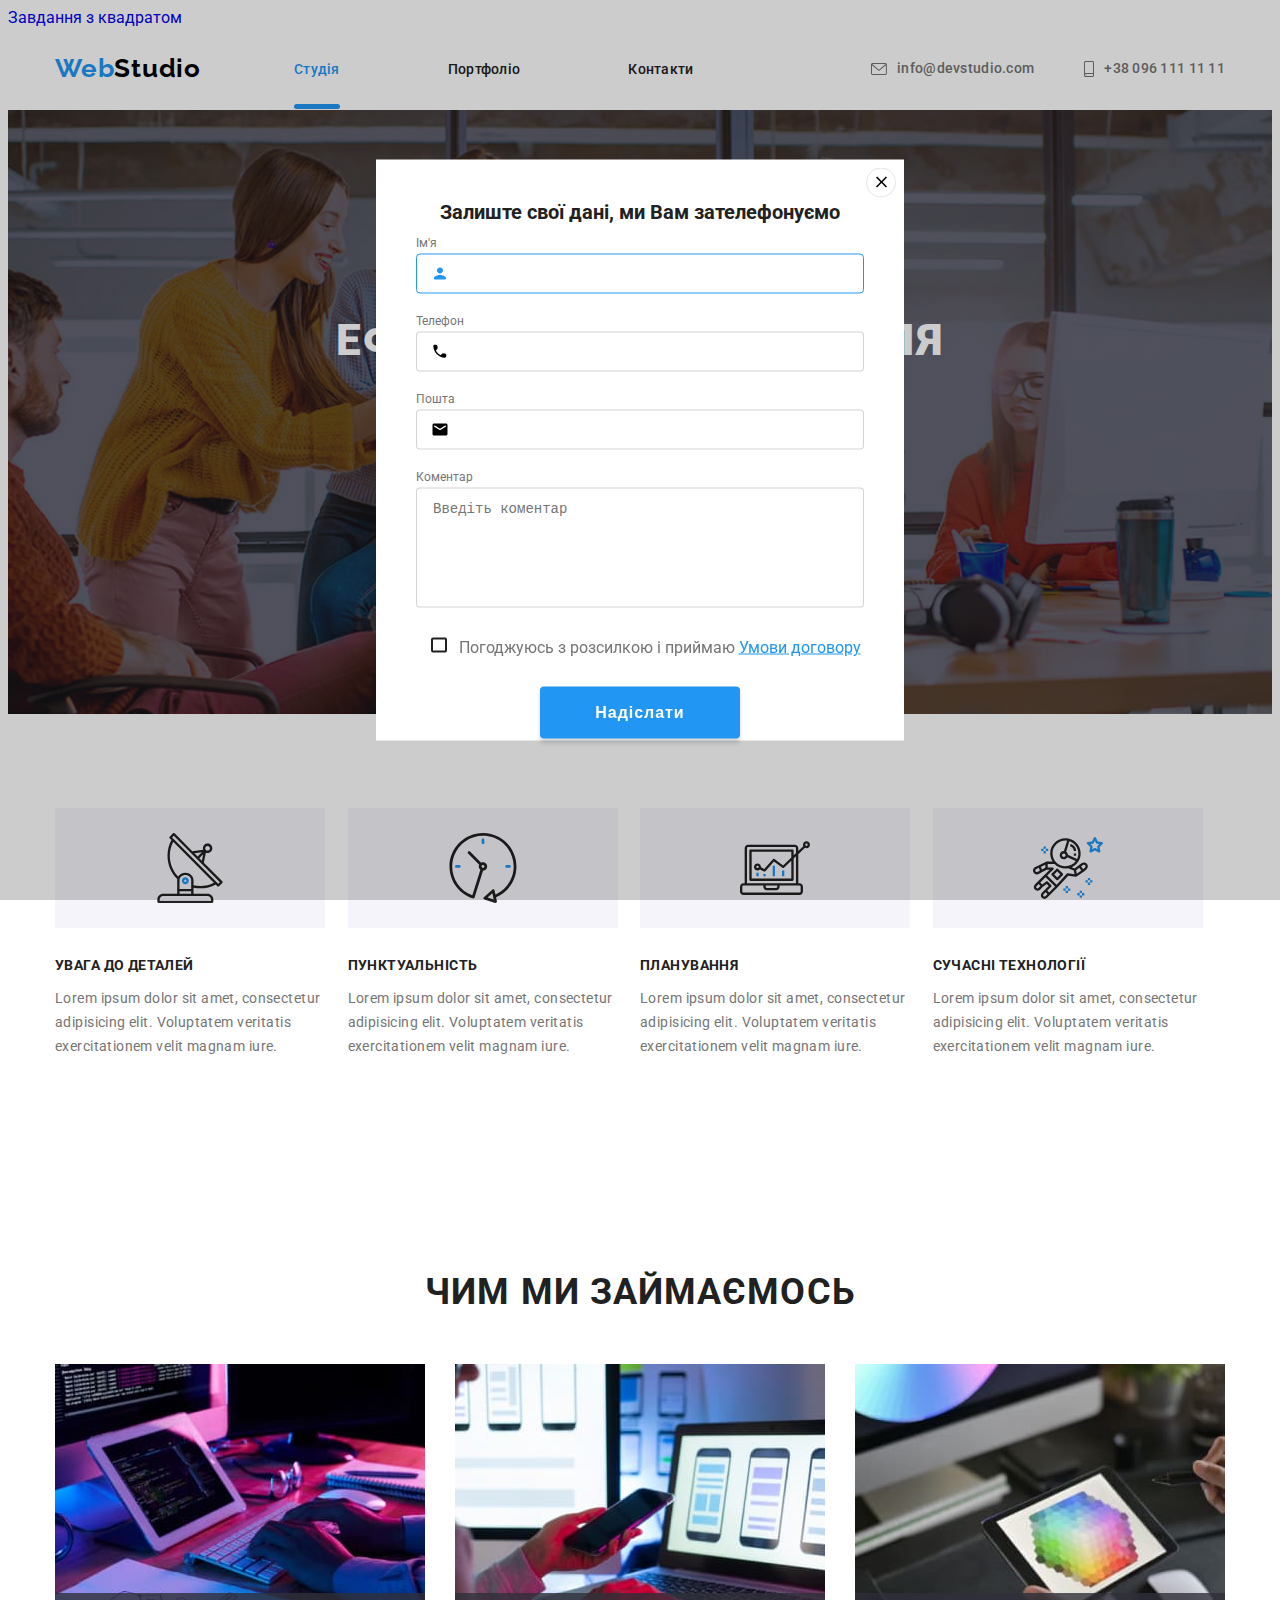
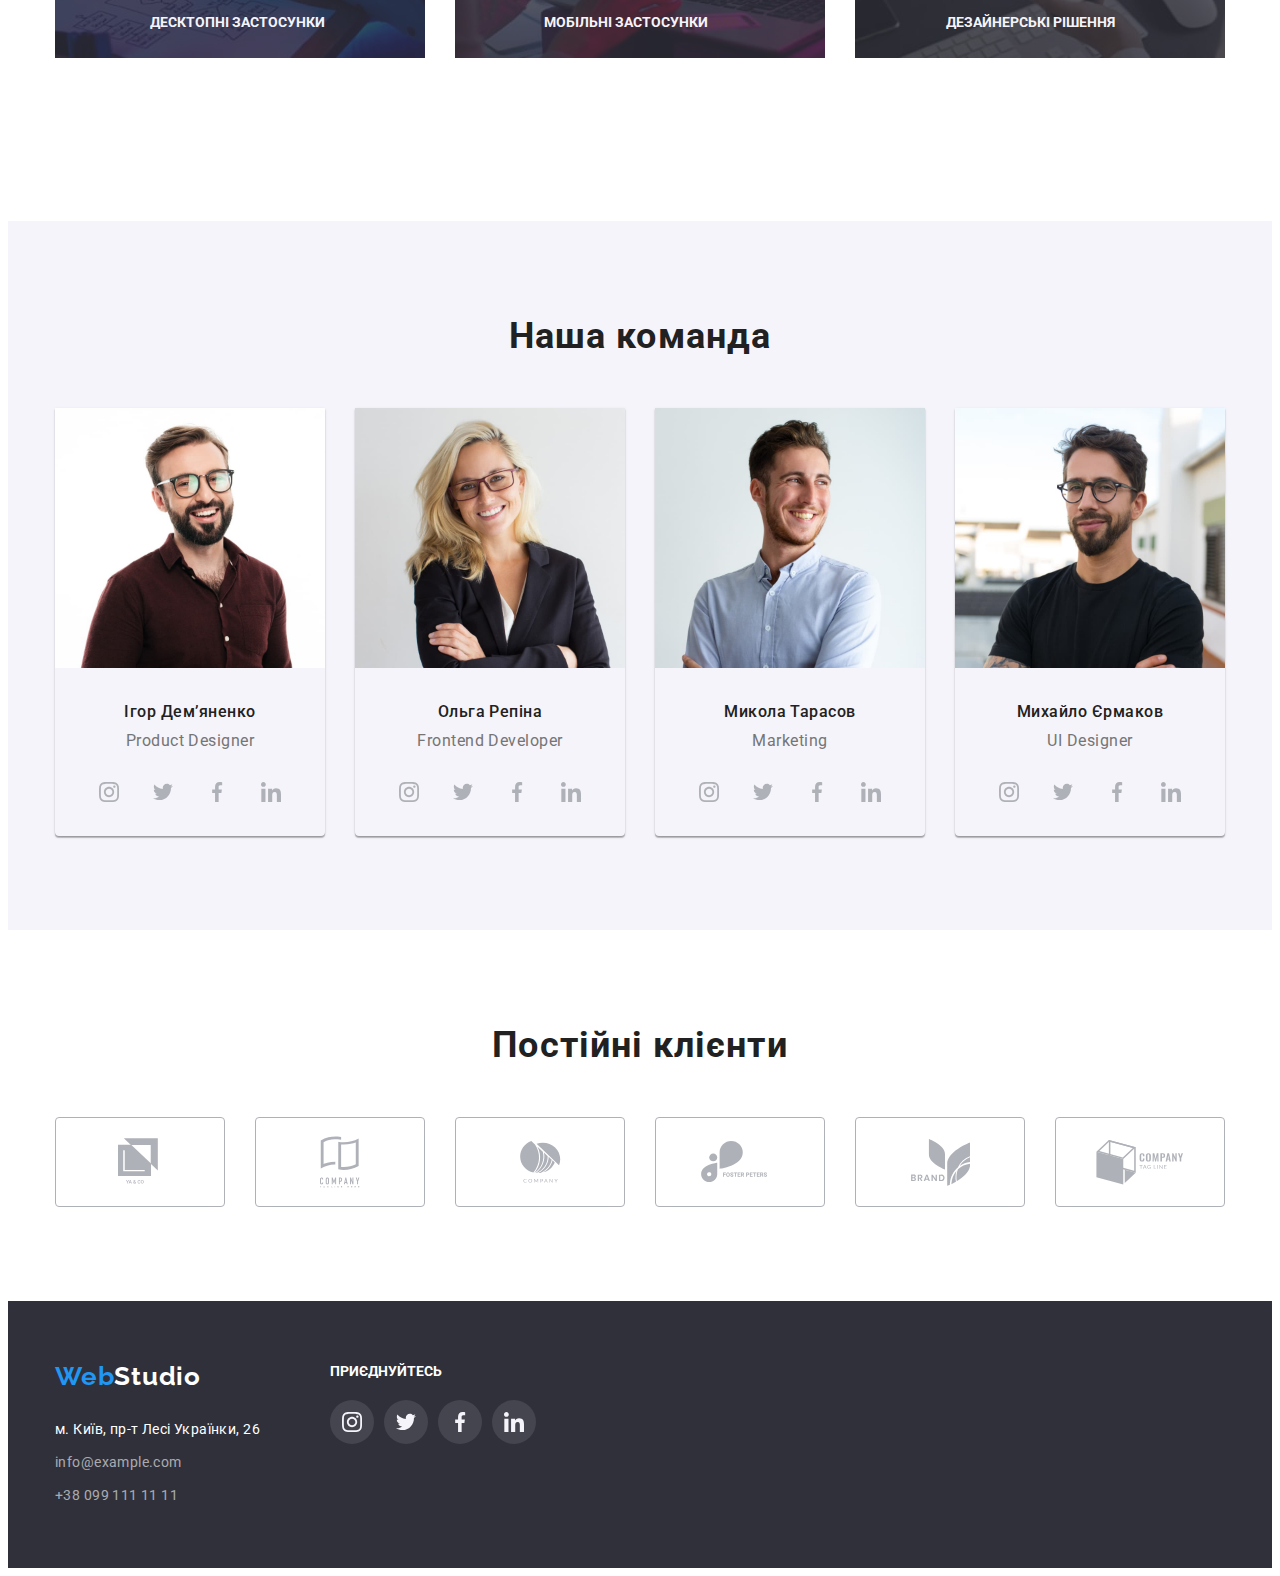
<file: index.html>
<!DOCTYPE html>
<html lang="en">
<head>
    <meta charset="UTF-8">
    <meta http-equiv="X-UA-Compatible" content="IE=edge">
    <meta name="viewport" content="width=device-width, initial-scale=1.0">
    <link href="https://fonts.googleapis.com/css2?family=Raleway:wght@700&family=Roboto:wght@400;500;700;900&display=swap"
        rel="stylesheet">
    <title>Web studio</title>
    <link rel="stylesheet" href="css/style.css">
</head>
<body>
    <a href="./square.html">Завдання з квадратом</a>
<!-- header -->
<header>
    <div class="container header-nav">
        <a class="logo" href="./">
            <p><span class="logo-span">Web</span>Studio</p>
        </a>
        <nav>
            <ul class="nav-list">
                <li class="list-item">
                    <a class="nav-link current" href="./">Студія</a>
                </li>
                <li class="list-item">
                    <a class="nav-link" href="./portfolio.html" target="_blank"
                        rel="noopener noreferer">Портфоліо</a>
                </li>
                <li class="list-item">
                    <a class="nav-link" href="">Контакти</a>
                </li>
            </ul>
        </nav>
        <ul class="contact-list">
            <li class="contact-item">
                <a class="nav-contact" href="mailto:info@devstudio.com">
                    <svg class="contact-icon" width="16" height="12">
                        <use href="./img/icons/symbol-defs.svg#icon-envelope"></use>
                    </svg>
                
                info@devstudio.com
                </a>
            </li>
            <li class="contact-item">
                <a class="nav-contact" href="tel:+380961111111">               
                    <svg class="contact-icon" width="10" height="16">
                        <use href="./img/icons/symbol-defs.svg#icon-smartphone"></use>
                    </svg>
                
                +38 096 111 11 11</a></li>
        </ul>
    </div>
</header>

<main>
    <!-- Секція герой -->
        <section class="hero-section">
            <div class="container container-hero">
                <h1 class="hero-title">
                    Ефективні рішення для </br> вашого бізнесу
                </h1>
                <button type="button" class="hero-button" data-modal-open><span class="button-tite">Замовити послугу</span></button>
            </div>
            <!-- Модальне вікно -->
            <div class="backdrop" data-modal>
                <div class="modal">
                    <button type="button" class="modal-button" data-modal-close></button>
                    <!-- Форма модального вікна -->
                    <form class="form js-speaker-form" autocomplete="on">
                        <h3 class="title">Залиште свої дані, ми Вам зателефонуємо</h3>
                        <ul class="fields">
                            <li class="field">
                                <label for="user-name">Ім'я</label>
                                <input 
                                class="form-field" 
                                type="text" 
                                name="user-name" 
                                id="user-name" 
                                autofocus>
                                <svg class="form-icon" width="18" height="18">
                                    <use href="./img/icons/symbol-defs.svg#icon-person-black"></use>
                                </svg>
                            </li>
                            <li class="field">
                                <label for="user-tel">Телефон</label>
                                <input 
                                class="form-field" 
                                type="tel" 
                                name="user-tel" 
                                id="user-tel">
                                <svg class="form-icon" width="18" height="18">
                                    <use href="./img/icons/symbol-defs.svg#icon-phone-black"></use>
                                </svg>
                            </li>
                            <li class="field">
                                <label for="user-mail">Пошта</label>
                                <input 
                                class="form-field" 
                                type="email" 
                                name="user-mail" 
                                id="user-mail" 
                                autocomplete="off">
                                <svg class="form-icon" width="18" height="18">
                                    <use href="./img/icons/symbol-defs.svg#icon-email-black"></use>
                                </svg>
                            </li>
                            <li class="field">
                                <label for="comments">Коментар</label>
                                <textarea 
                                class="textarea" 
                                name="comments" 
                                id="comments" 
                                cols="30" 
                                rows="10" 
                                placeholder="Введіть коментар"></textarea>
                            </li>
                        </ul>
                        <div class="checkbox">
                            <label class="field-label">
                                <input class="field-checkbox" type="checkbox" name="checkbox" value="checkbox">
                                <svg class="checkbox-icon" width="16" height="15">
                                    <use href="./img/icons/symbol-defs.svg#icon-check"></use>
                                </svg>
                                Погоджуюсь з розсилкою і приймаю
                                <a href="./">Умови договору</a>
                            </label>
                        </div>
                        <button type="submit" class="hero-button btn">Надіслати</button>
                    </form>
                </div>
            </div>
        </section>


    <!-- Секція особливості  -->
        <section class="section">
            <h2 class="visually-hidden">Особливості</h2>
            <div class="container">
                <ul class="features">
                    <li class="featurs-item">
                        <div class="featurs-icons">
                            <svg wight="70" height="70">
                                <use href="./img/icons/symbol-defs.svg#icon-antenna"></use>
                            </svg>
                        </div>
                        <h3 class="specific-title">УВАГА ДО ДЕТАЛЕЙ</h3>
                        <p class="description-specific">Lorem ipsum dolor sit amet, consectetur adipisicing elit. Voluptatem
                            veritatis exercitationem velit magnam iure.</p>
                    </li>
                    <li class="featurs-item">
                        <div class="featurs-icons">
                            <svg  wight="70" height="70">
                                <use href="./img/icons/symbol-defs.svg#icon-clock"></use>
                            </svg>
                        </div>
                        <h3 class="specific-title">ПУНКТУАЛЬНІСТЬ</h3>
                        <p class="description-specific">Lorem ipsum dolor sit amet, consectetur adipisicing elit. Voluptatem
                            veritatis exercitationem velit magnam iure.</p>
                    </li>
                    <li class="featurs-item">
                        <div class="featurs-icons">
                            <svg  wight="70" height="70">
                                <use href="./img/icons/symbol-defs.svg#icon-diagram"></use>
                            </svg>
                        </div>
                        <h3 class="specific-title">ПЛАНУВАННЯ</h3>
                        <p class="description-specific">Lorem ipsum dolor sit amet, consectetur adipisicing elit. Voluptatem
                        veritatis exercitationem velit magnam iure.</p>
                    </li>
                    <li class="featurs-item">
                        <div class="featurs-icons">
                            <svg  wight="70" height="70">
                                <use href="./img/icons/symbol-defs.svg#icon-astronaut"></use>
                            </svg>
                        </div>
                        <h3 class="specific-title">СУЧАСНІ ТЕХНОЛОГІЇ</h3>
                        <p class="description-specific">Lorem ipsum dolor sit amet, consectetur adipisicing elit. Voluptatem
                            veritatis exercitationem velit magnam iure.</p>
                    </li>
                </ul>
            </div>
        </section>
    
    <!-- Секція чим займаємось -->
        <section class="section">
            <div class="container">
                <h2 class="section-title">ЧИМ МИ ЗАЙМАЄМОСЬ</h2>
                <ul class="image">
                    <li>
                        <img src="img/descktop and laptop.jpg" alt="descktop"></img>
                        <div class="img-description">
                            <p class="text-description">ДЕСКТОПНІ ЗАСТОСУНКИ</p>
                        </div>
                    </li>
                    <li>
                        <img src="img/second descktop and laptop.jpg" alt="image2"></img>
                        <div class="img-description">
                            <p class="text-description">МОБІЛЬНІ ЗАСТОСУНКИ</p>
                        </div>
                    </li>
                    <li>
                        <img src="img/tablet.jpg" alt="image3"></img>
                        <div class="img-description">
                            <p class="text-description">ДЕЗАЙНЕРСЬКІ РІШЕННЯ</p>
                        </div>
                    </li>
                </ul>
            </div>
        </section>
    
    <!-- Секція знайомства -->

        <section id="team" class="section our-team">
            <div class="container">
                <p class="section-title">Наша команда</p>
                <ul class="team">
                    <li class="team-link">
                        <img src="img/demyanenko.jpg" alt="Demianko" width="270" height="260">
                        <p class="name-employee">Ігор Дем’яненко</p>
                        <p class="work">Product Designer</p>
                        <ul class="social-network-list">
                            <li class="network-item">
                                <a class="social-link" href="">
                                    <svg class="social-icon" width="20" height="20">
                                        <use href="./img/icons/symbol-defs.svg#icon-instagram"></use>
                                    </svg>
                                </a>
                            </li>
                            <li class="network-item">
                                <a class="social-link" href="">
                                    <svg class="social-icon" width="20" height="20">
                                        <use href="./img/icons/symbol-defs.svg#icon-twitter"></use>
                                    </svg>
                                </a>
                            </li>
                            <li class="network-item">
                                <a class="social-link" href="">
                                    <svg class="social-icon" width="20" height="20">
                                        <use href="./img/icons/symbol-defs.svg#icon-facebook"></use>
                                    </svg>
                                </a>
                            </li>
                            <li class="network-item">
                                <a class="social-link" href="">
                                    <svg class="social-icon" width="20" height="20">
                                        <use href="./img/icons/symbol-defs.svg#icon-linkedin"></use>
                                    </svg>
                                </a>
                            </li>
                        </ul>
                    </li>
                    <li class="team-link">
                        <img src="img/repina.jpg" alt="Rapina" width="270" height="260">
                        <p class="name-employee">Ольга Репіна</p>
                        <p class="work">Frontend Developer</p>
                        <ul class="social-network-list">
                            <li class="network-item">
                                <a class="social-link" href="">
                                    <svg class="social-icon" width="20" height="20">
                                        <use href="./img/icons/symbol-defs.svg#icon-instagram"></use>
                                    </svg>
                                </a>
                            </li>
                            <li class="network-item">
                                <a class="social-link" href="">
                                    <svg class="social-icon" width="20" height="20">
                                        <use href="./img/icons/symbol-defs.svg#icon-twitter"></use>
                                    </svg>
                                </a>
                            </li>
                            <li class="network-item">
                                <a class="social-link" href="">
                                    <svg class="social-icon" width="20" height="20">
                                        <use href="./img/icons/symbol-defs.svg#icon-facebook"></use>
                                    </svg>
                                </a>
                            </li>
                            <li class="network-item">
                                <a class="social-link" href="">
                                    <svg class="social-icon" width="20" height="20">
                                        <use href="./img/icons/symbol-defs.svg#icon-linkedin"></use>
                                    </svg>
                                </a>
                            </li>
                        </ul>
                    </li>
                    <li class="team-link"> 
                        <img src="img/tarasov.jpg" alt="Tarasov" width="270" height="260">
                        <p class="name-employee">Микола Тарасов</p>
                        <p class="work">Marketing</p>
                        <ul class="social-network-list">
                            <li class="network-item">
                                <a class="social-link" href="">
                                    <svg class="social-icon" width="20" height="20">
                                        <use href="./img/icons/symbol-defs.svg#icon-instagram"></use>
                                    </svg>
                                </a>
                            </li>
                            <li class="network-item">
                                <a class="social-link" href="">
                                    <svg class="social-icon" width="20" height="20">
                                        <use href="./img/icons/symbol-defs.svg#icon-twitter"></use>
                                    </svg>
                                </a>
                            </li>
                            <li class="network-item">
                                <a class="social-link" href="">
                                    <svg class="social-icon" width="20" height="20">
                                        <use href="./img/icons/symbol-defs.svg#icon-facebook"></use>
                                    </svg>
                                </a>
                            </li>
                            <li class="network-item">
                                <a class="social-link" href="">
                                    <svg class="social-icon" width="20" height="20">
                                        <use href="./img/icons/symbol-defs.svg#icon-linkedin"></use>
                                    </svg>
                                </a>
                            </li>
                        </ul>
                    </li>
                    <li class="team-link">
                        <img src="img/ermakov.jpg" alt="Ermakov" width="270" height="260">
                        <p class="name-employee">Михайло Єрмаков</p>
                        <p class="work">UI Designer</p>
                        <ul class="social-network-list">
                            <li class="network-item">
                                <a class="social-link" href="">
                                    <svg class="social-icon" width="20" height="20">
                                        <use href="./img/icons/symbol-defs.svg#icon-instagram"></use>
                                    </svg>
                                </a>
                            </li>
                            <li class="network-item">
                                <a class="social-link" href="">
                                    <svg class="social-icon" width="20" height="20">
                                        <use href="./img/icons/symbol-defs.svg#icon-twitter"></use>
                                    </svg>
                                </a>
                            </li>
                            <li class="network-item">
                                <a class="social-link" href="">
                                    <svg class="social-icon" width="20" height="20">
                                        <use href="./img/icons/symbol-defs.svg#icon-facebook"></use>
                                    </svg>
                                </a>
                            </li>
                            <li class="network-item">
                                <a class="social-link" href="">
                                    <svg class="social-icon" width="20" height="20">
                                        <use href="./img/icons/symbol-defs.svg#icon-linkedin"></use>
                                    </svg>
                                </a>
                            </li>
                        </ul>
                    </li>
                </ul>
            </div>
        </section>
        <!-- Секція постійні клієнти -->
        <section class="section">
            <div class="container">
                <h3 class="section-title">Постійні клієнти</h3>
                <ul class="customers">
                    <li class="customers-item">
                        <a class="customers-link" href="">
                            <svg width="44" height="49" class="customers-icon">
                                <use href="./img/icons/symbol-defs.svg#icon-yaco"></use>
                            </svg>
                        </a>
                    </li>
                    <li class="customers-item">
                        <a class="customers-link" href="">
                            <svg width="40" height="52" class="customers-icon">
                                <use href="./img/icons/symbol-defs.svg#icon-company-tagline-here"></use>
                            </svg>
                        </a>
                    </li>
                    <li class="customers-item">
                        <a class="customers-link" href="">
                            <svg width="41" height="42" class="customers-icon">
                                <use href="./img/icons/symbol-defs.svg#icon-company"></use>
                            </svg>
                        </a>
                    </li>
                    <li class="customers-item">
                        <a class="customers-link" href="">
                            <svg width="79" height="42" class="customers-icon">
                                <use href="./img/icons/symbol-defs.svg#icon-foster-peters"></use>
                            </svg>
                        </a>
                    </li>
                    <li class="customers-item">
                        <a class="customers-link" href="">
                            <svg width="59" height="47" class="customers-icon">
                                <use href="./img/icons/symbol-defs.svg#icon-brand"></use>
                            </svg>
                        </a>
                    </li>
                    <li class="customers-item">
                        <a class="customers-link" href="">
                            <svg width="88" height="45" class="customers-icon">
                                <use href="./img/icons/symbol-defs.svg#icon-company-tagline"></use>
                            </svg>
                        </a>
                    </li>
                </ul>
            </div>
        </section>
</main>
<!-- footer -->
<footer class="footer">
    <div class="container footer-items">
        <div class="footer-contacts">
            <nav>
                <a class="logo" href="./">
                    <p class="logo-text"><span class="logo-span">Web</span>Studio</p>
                </a>
            </nav>
            <address class="address">м. Київ, пр-т Лесі Українки, 26</address>
            <ul>
                <li class="footer-list-item"><a class="footer-contact" href="mailto:info@example.com">info@example.com</a></li>
                <li class="footer-list-item"><a class="footer-contact" href="tel:+380991111111">+38 099 111 11 11</a></li>
            </ul>
        
        </div>
        <div class="join">
            <b class="join-networks">Приєднуйтесь</b>
            <ul class="social-network-list">
                <li class="network-item">
                    <a class="social-link" href="">
                        <svg class="social-icon" width="20" height="20">
                            <use href="./img/icons/symbol-defs.svg#icon-instagram"></use>
                        </svg>
                    </a>
                </li>
                <li class="network-item">
                    <a class="social-link" href="">
                        <svg class="social-icon" width="20" height="20">
                            <use href="./img/icons/symbol-defs.svg#icon-twitter"></use>
                        </svg>
                    </a>
                </li>
                <li class="network-item">
                    <a class="social-link" href="">
                        <svg class="social-icon" width="20" height="20">
                            <use href="./img/icons/symbol-defs.svg#icon-facebook"></use>
                        </svg>
                    </a>
                </li>
                <li class="network-item">
                    <a class="social-link" href="">
                        <svg class="social-icon" width="20" height="20">
                            <use href="./img/icons/symbol-defs.svg#icon-linkedin"></use>
                        </svg>
                    </a>
                </li>
            </ul>
        </div>
    </div>
</footer>
<script src="./js/modal.js" type="module"></script>
<script src="./js/form.js" type="module"></script>
</body>
</html>
</file>
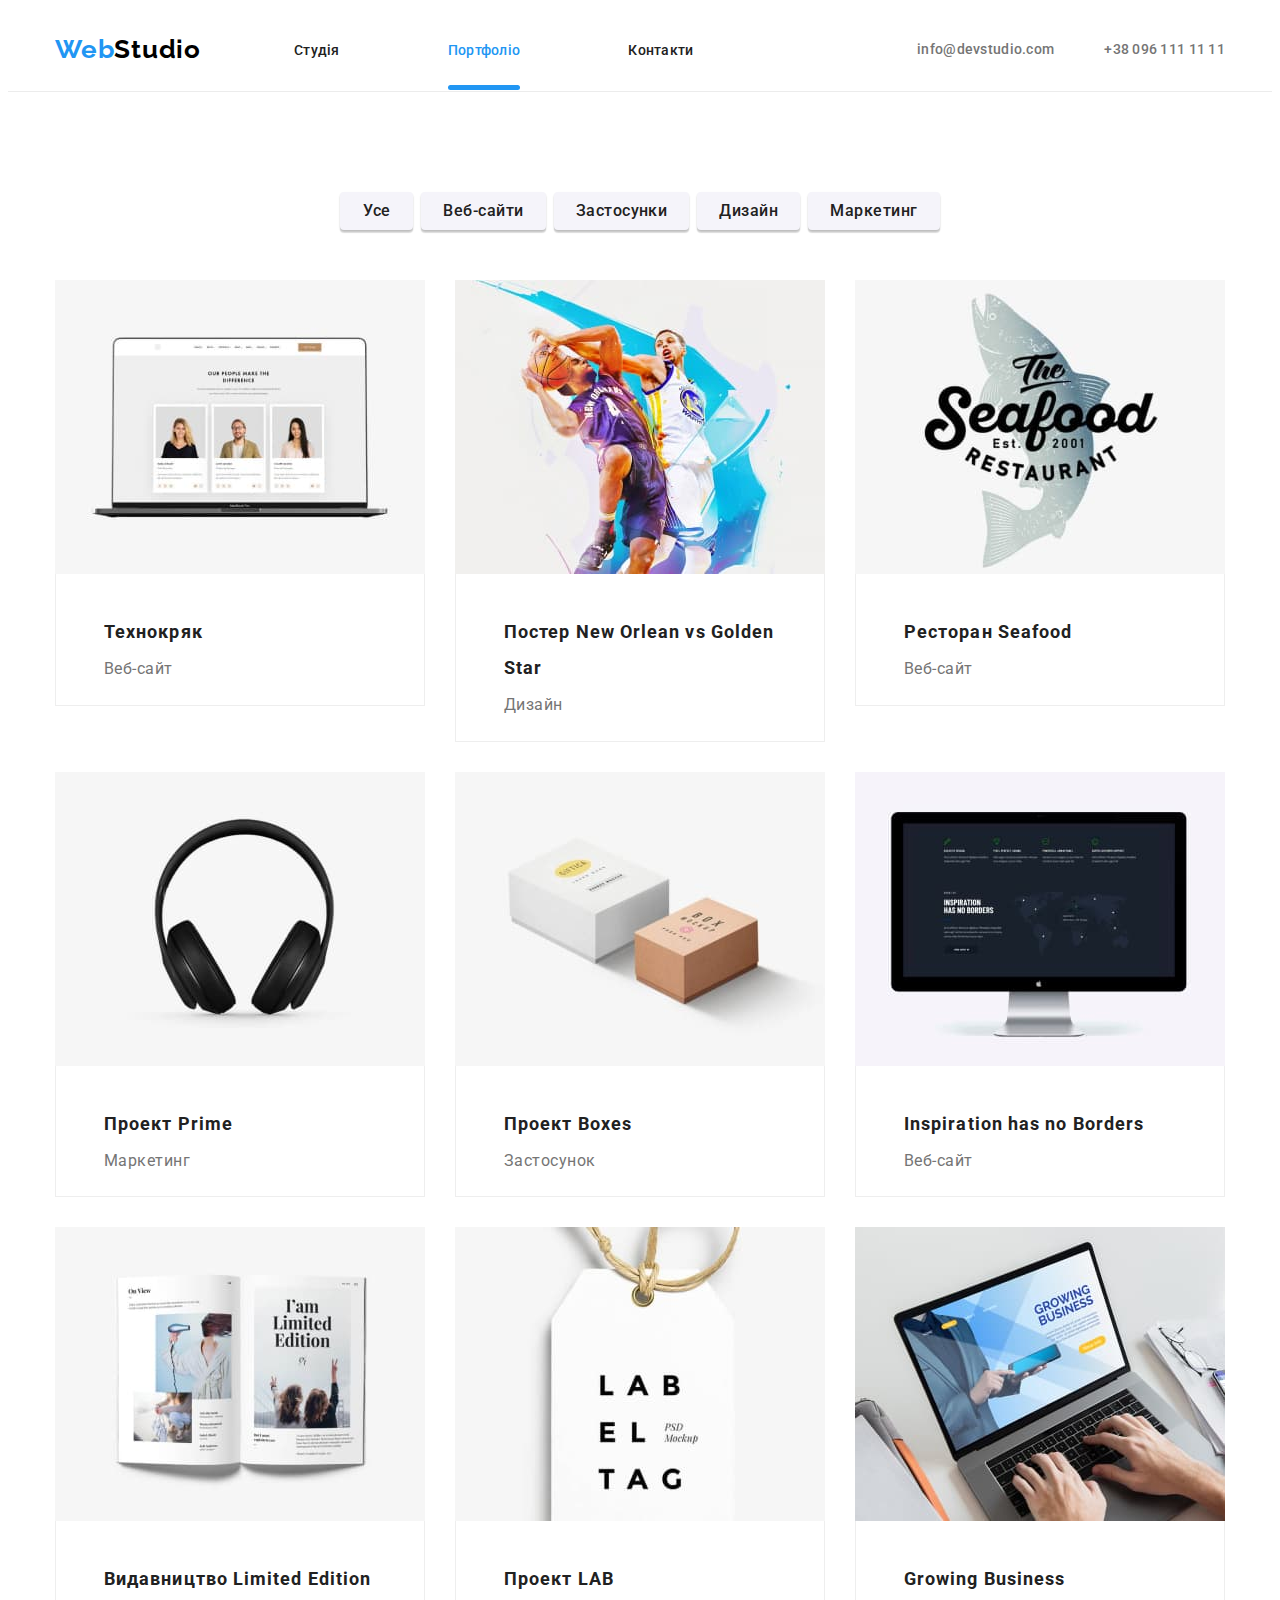
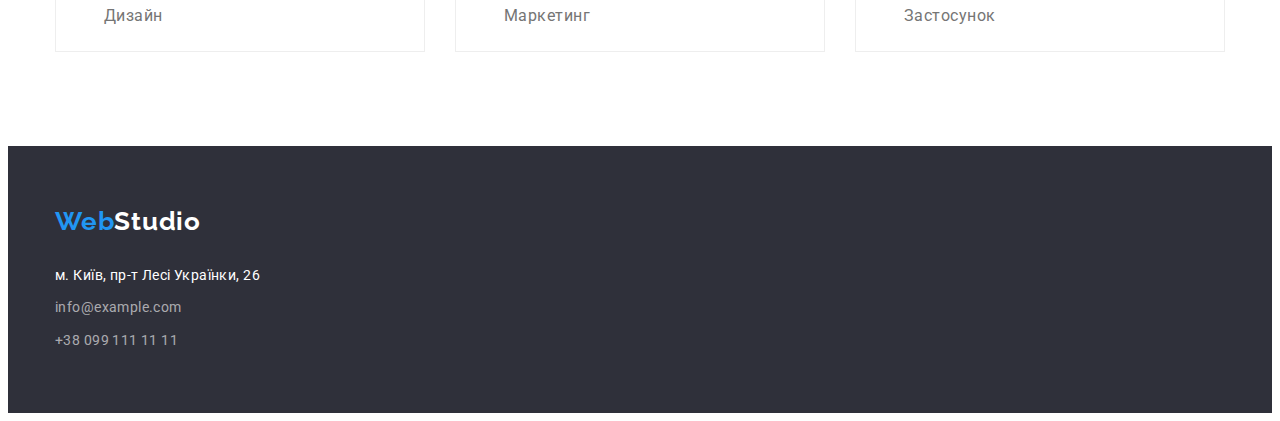
<file: portfolio.html>
<!DOCTYPE html>
<html lang="en">
<head>
    <meta charset="UTF-8">
    <meta http-equiv="X-UA-Compatible" content="IE=edge">
    <meta name="viewport" content="width=device-width, initial-scale=1.0">
    <link href="https://fonts.googleapis.com/css2?family=Raleway:wght@700&family=Roboto:wght@400;500;700;900&display=swap"
        rel="stylesheet">
    <title>Portfolio</title>
    <link rel="stylesheet" href="css/style.css">
</head>
<body>
<!-- headear -->
<header class="header">
    <div class="container header-nav">
        <a class="logo" href="./">
            <p><span class="logo-span">Web</span>Studio</p>
        </a>
        <nav>
            <ul class="nav-list">
                <li class="list-item"><a class="nav-link" href="./">Студія</a></li>
                <li class="list-item"><a class="nav-link current" href="./portfolio.html" target="_blank"
                        rel="noopener noreferer">Портфоліо</a></li>
                <li class="list-item"><a class="nav-link" href="">Контакти</a></li>
            </ul>
        </nav>
        <ul class="contact-list">
            <li class="contact-item"><a class="nav-contact" href="mailto:info@devstudio.com">info@devstudio.com</a></li>
            <li class="contact-item"><a class="nav-contact" href="tel:+380961111111">+38 096 111 11 11</a></li>
        </ul>
    </div>
</header>
<main>
    <section>
        <div class="container">
            <ul class="portfolio-button">
                <li><a class="filter-button" href="">Усе</a></li>
                <li><a class="filter-button" href="">Веб-сайти</a></li>
                <li><a class="filter-button" href="">Застосунки</a></li>
                <li><a class="filter-button" href="">Дизайн</a></li>
                <li><a class="filter-button" href="">Маркетинг</a></li>
            </ul>
        </div>
    </section>
    <section>
        <div class="container">
            <ul class="examples">
                <li class="examples-link">
                    <a class="link-thumb" href="">
                        <div class="img-thumb">
                            <img class="card" src="img/laptop.jpg" alt="website" width="370" height="294">
                            <div class="overlay">
                                <p>Технокрик це сучасний майданчик поширення коронавірусу.
                                Компанії використовують цю платформу для цифрового шпигунства та атак на захищені сервери конкурентів.
                                </p>
                            </div>
                        </div>
                        <div class="link-text">
                            <p class="card-title">Технокряк</p>
                            <p class="card-description">Веб-сайт</p>
                        </div>  
                    </a>
                </li>
                <li class="examples-link">
                    <a class="link-thumb" href="">
                        <div class="img-thumb">
                            <img class="card" src="img/img.jpg" alt="website" width="370" height="294">
                            <div class="overlay">
                                <p>Технокрик це сучасний майданчик поширення коронавірусу.
                                    Компанії використовують цю платформу для цифрового шпигунства та атак на захищені сервери
                                    конкурентів.
                                </p>
                            </div>
                        </div>
                        <div class="link-text">
                            <p class="card-title">Постер New Orlean vs Golden Star</p>
                            <p class="card-description">Дизайн</p>
                        </div>
                    </a>
                </li>
                <li class="examples-link">
                    <a class="link-thumb" href="">
                        <div class="img-thumb">
                            <img class="card" src="img/logo.jpg" alt="website" width="370" height="294">
                            <div class="overlay">
                                <p>Технокрик це сучасний майданчик поширення коронавірусу.
                                    Компанії використовують цю платформу для цифрового шпигунства та атак на захищені сервери
                                    конкурентів.
                                </p>
                            </div>
                        </div>
                        <div class="link-text">
                            <p class="card-title">Ресторан Seafood</p>
                            <p class="card-description">Веб-сайт</p>
                        </div>
                    </a>
                </li>
                <li class="examples-link">
                    <a class="link-thumb" href="">
                        <div class="img-thumb">
                            <img class="card" src="img/headphone.jpg" alt="website" width="370" height="294">
                            <div class="overlay">
                                <p>Технокрик це сучасний майданчик поширення коронавірусу.
                                    Компанії використовують цю платформу для цифрового шпигунства та атак на захищені сервери
                                    конкурентів.
                                </p>
                            </div>
                        </div>
                        <div class="link-text">
                            <p class="card-title">Проект Prime</p>
                            <p class="card-description">Маркетинг</p>
                        </div>
                    </a>
                </li>
                <li class="examples-link">
                    <a class="link-thumb" href="">
                        <div class="img-thumb">
                            <img class="card" src="img/boxes.jpg" alt="website" width="370" height="294">
                            <div class="overlay">
                                <p>Технокрик це сучасний майданчик поширення коронавірусу.
                                    Компанії використовують цю платформу для цифрового шпигунства та атак на захищені сервери
                                    конкурентів.
                                </p>
                            </div>
                        </div>
                        <div class="link-text">
                            <p class="card-title">Проект Boxes</p>
                            <p class="card-description">Застосунок</p>
                        </div>
                    </a>
                </li>
                <li class="examples-link">
                    <a class="link-thumb" href="">
                        <div class="img-thumb">
                            <img class="card" src="img/screen.jpg" alt="website" width="370" height="294">
                            <div class="overlay">
                                <p>Технокрик це сучасний майданчик поширення коронавірусу.
                                    Компанії використовують цю платформу для цифрового шпигунства та атак на захищені сервери
                                    конкурентів.
                                </p>
                            </div>
                        </div>
                        <div class="link-text">
                            <p class="card-title">Inspiration has no Borders</p>
                            <p class="card-description">Веб-сайт</p>
                        </div>
                    </a>
                </li>
                <li class="examples-link">
                    <a class="link-thumb" href="">
                        <div class="img-thumb">
                            <img class="card" src="img/book.jpg" alt="website" width="370" height="294">
                            <div class="overlay">
                                <p>Технокрик це сучасний майданчик поширення коронавірусу.
                                    Компанії використовують цю платформу для цифрового шпигунства та атак на захищені сервери
                                    конкурентів.
                                </p>
                            </div>
                        </div>
                        <div class="link-text">
                            <p class="card-title">Видавництво Limited Edition</p>
                            <p class="card-description">Дизайн</p>
                        </div>
                    </a>
                </li>
                <li class="examples-link">
                    <a class="link-thumb" href="">
                        <div class="img-thumb">
                            <img class="card" src="img/keychain.jpg" alt="website" width="370" height="294">
                            <div class="overlay">
                                <p>Технокрик це сучасний майданчик поширення коронавірусу.
                                    Компанії використовують цю платформу для цифрового шпигунства та атак на захищені сервери
                                    конкурентів.
                                </p>
                            </div>
                        </div>
                        <div class="link-text">
                            <p class="card-title">Проект LAB</p>
                            <p class="card-description">Маркетинг</p>
                        </div>
                    </a>
                </li>
                <li class="examples-link">
                    <a class="link-thumb" href="">
                        <div class="img-thumb">
                            <img class="card" src="img/laptop on table.jpg" alt="website" width="370" height="294">
                            <div class="overlay">
                                <p>Технокрик це сучасний майданчик поширення коронавірусу.
                                    Компанії використовують цю платформу для цифрового шпигунства та атак на захищені сервери
                                    конкурентів.
                                </p>
                            </div>
                        </div>
                        <div class="link-text">
                            <p class="card-title">Growing Business</p>
                            <p class="card-description">Застосунок</p>
                        </div>
                    </a>
                </li>
            </ul>
        </div>
    </section>
</main>
<footer class="footer">
    <div class="container footer-container">
        <nav>
            <a class="logo" href="./">
                <p class="logo-text"><span class="logo-span">Web</span>Studio</p>
            </a>
        </nav>
        <address class="address">м. Київ, пр-т Лесі Українки, 26</address>
        <ul>
            <li class="footer-list-item"><a class="footer-contact" href="mailto:info@example.com">info@example.com</a></li>
            <li class="footer-list-item"><a class="footer-contact" href="tel:+380991111111">+38 099 111 11 11</a></li>
        </ul>
    </div>
</footer>
</body>
</html>
</file>
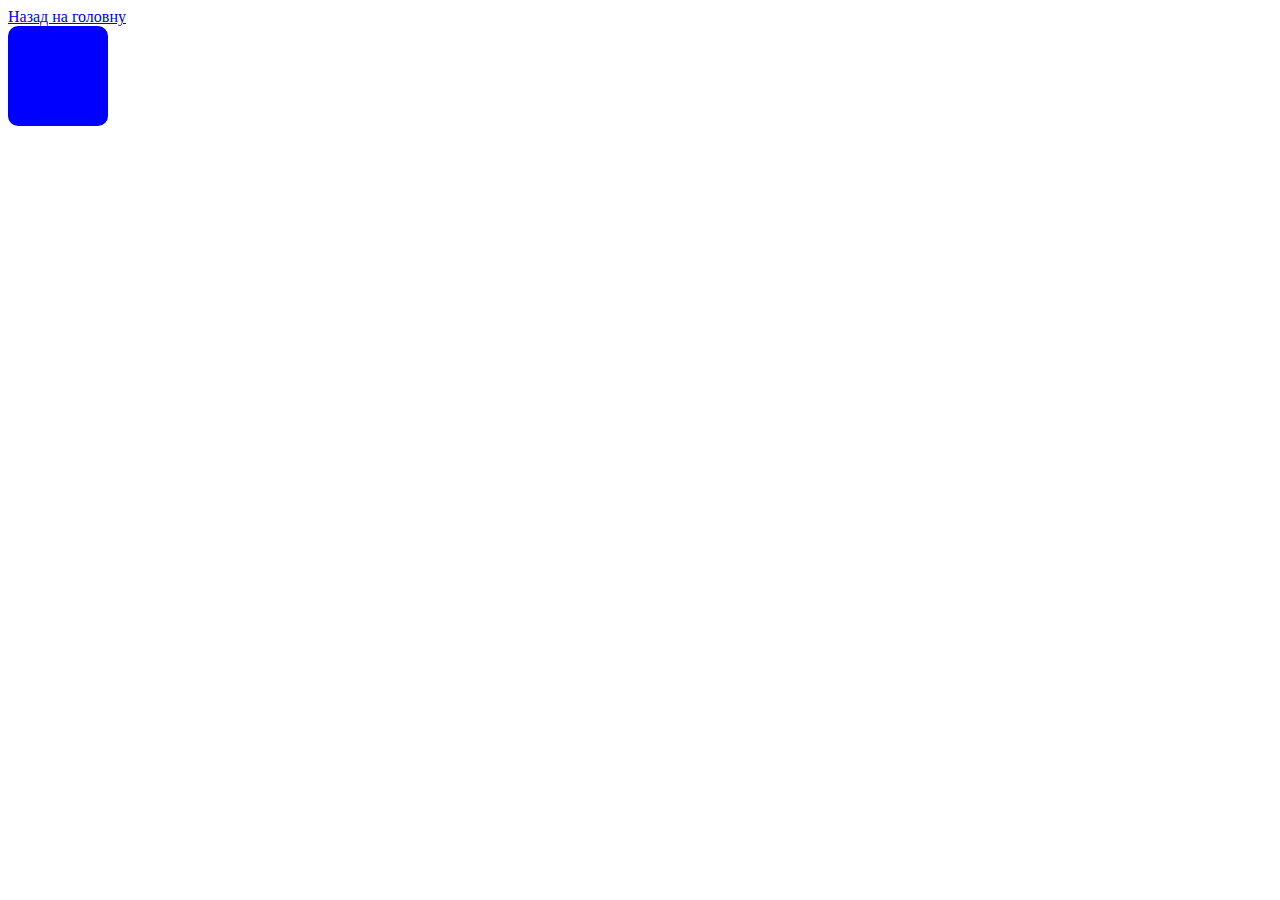
<file: square.html>
<!DOCTYPE html>
<html lang="en">
<head>
    <meta charset="UTF-8">
    <meta http-equiv="X-UA-Compatible" content="IE=edge">
    <meta name="viewport" content="width=device-width, initial-scale=1.0">
    <link
        href="https://fonts.googleapis.com/css2?family=Raleway:wght@700&family=Roboto:wght@400;500;700;900&display=swap"
        rel="stylesheet">
    <title>Square</title>
    <link rel="stylesheet" href="css/square.css">
</head>
<body>
    <a href="./index.html">Назад на головну</a>

    <div class="wrapper">
        <div class="content">
            <div class="square-content"></div>
        </div>
    </div>
    
</body>
</html>
</file>
<file: css/style.css>
/* primery-text-color: color: #212121
text-color: color: #757575
secondary-color: color: #ffffff
link-color: color: rgba(255, 255, 255, 0.6)
secondary-link-color: color: #2196F3
background-color: background-color: #2F303A */

/* WebStudio */
.container
{
    width: 1200px;
    margin-left: auto;
    margin-right: auto;
    margin-top: 0;
    padding-left: 15px;
    padding-right: 15px;
}
.section
{
    padding-top: 94px;
    padding-bottom: 94px;
    margin-top: 0px;
    margin-bottom: 0px;
}

:root
{
    --primery-text-color: #757575;
    --title-text-color: #212121;
    --acent-color: #2196F3;
    --background-color: #ffffff;
    --button-color: #F5F4FA;
    --background-icons: #F5F4FA;
    --svg: #AFB1B8;
    --card-border-line: #EEEEEE;
}
body
{
    color: var(--primery-text-color);
    background-color: #ffffff;
    font-family: roboto, sans-serif
}
a {
    text-decoration: none;
}
ul
{
    list-style: none;
    padding: 0;
    margin: 0;
}
html {
    box-sizing: border-box;
}
*,
*::before,
*::after{
    box-sizing: inherit;
}

    /* headear */
    .header {
        border-bottom: 1px solid rgba(236, 236, 236, 1);
        margin-bottom: 100px;
    }
    .logo
    {
        color: #000000;
        font-family: 'Raleway', sans-serif;
        font-style: normal;
        font-weight: 700;
        font-size: 26px;
        line-height: 1.2;
        letter-spacing: 0.03em;
    }
    .logo-text
    {
        color: var(--background-color);
        margin-top: 0;
    }
    .logo-span,
    .nav-link:focus,
    .nav-link:hover,
    .footer-contact:hover,
    .footer-contact:focus
    {
        color: var(--acent-color)
    }
    .nav-link
    {
        position: relative;
        padding-top: 32px;
        padding-bottom: 32px;
        color: var(--title-text-color);
        font-style: normal;
        font-weight: 500;
        font-size: 14px;
        line-height: 1.1;
        letter-spacing: 0.02em;
    }
    .nav-list .nav-link.current {
        color: var(--acent-color);
    }
    .nav-list .nav-link.current::after {
        content: "";

        position: absolute;
        bottom: 0;
        left: 0;
        
        width: 100%;
        height: 5px;

        border-radius: 4px;

        background-color: var(--acent-color);
    }
    .contact-list a {
        color: var(--primery-text-color);

        font-style: normal;
        font-weight: 500;
        font-size: 14px;
        line-height: 1.1;
        letter-spacing: 0.02em;
    }
    .nav-contact 
    {        
        display: flex;
        align-items: center;
    }
    .contact-list .nav-contact:focus,
    .contact-list .nav-contact:hover,
    .contact-icon:focus,
    .contact-icon:hover {
        color: var(--acent-color);
        fill: var(--acent-color);
    }
    .list-item {
        margin-right: 54px;
    }
    .list-item:last-child {
        margin-right: 0;
    }
    .contact-icon {
        margin-right: 10px;
        fill: currentColor;
    
    }
    .header-nav{
        margin-bottom: 0;
    }
    .header-nav, .contact-list {
        display: flex;
        align-items: center;
        justify-content: flex-start;
    }
    .nav-list {
        display: flex;
        margin-left: 93px;
    }
    .nav-list li+li {
        margin-left: 54px;
    }
    .contact-list{
        display: flex;
        align-items: center;
        justify-content: flex-start;
        margin-left: auto;
    }
    .contact-list li+li {
        margin-left: 50px;
    }
    /* Секція герой */
    .hero-section
    {
        background-color: #2F303A;
        text-align: center;
        padding-top: 200px;
        padding-bottom: 200px;

        background-image: linear-gradient(to right,
        rgba(47, 48, 58, 0.4),
        rgba(47, 48, 58, 0.4)),

         url(../img/background-hero.jpg);
         background-position: center;
         background-size: cover;
         background-repeat: no-repeat;
    }
    .hero-title
    {
        color: var(--background-color);
        font-style: normal;
        font-weight: 900;
        font-size: 44px;
        line-height: 1.4;
        text-align: center;
        letter-spacing: 0.06em;
        text-transform: uppercase;
        margin-bottom: 30px;
        margin-top: 0px;
    }
    .hero-button
    { 
        display: inline-block;

        background-color: var(--acent-color);
        color: var(--background-color);

        border-radius: 4px;
        box-shadow: 0px 4px 4px rgba(0, 0, 0, 0.15);

        min-width: 200px;
        
        padding: 10px 32px;
        border: 0;
        margin-top: 0px;
        margin-left: auto;
        margin-right: auto;
        
        font-weight: 700;
        font-size: 16px;
        line-height: 2;
        letter-spacing: 0.06em;
        text-decoration: none;

        cursor: pointer;
    }
    .button-tite
    {
        font-style: normal;
        font-weight: 700;
        font-size: 16px;
        line-height: 1.9;
        letter-spacing: 0.06em;
        display: flex;
        margin: auto;
    }
    /* Модальне вікно */
    .backdrop {
        position: fixed;
        top: 0;
        left: 0;
        width: 100%;
        height: 100%;

        background-color: rgba(0, 0, 0, 0.2);

        transition: opacity 300ms cubic-bezier(0.4, 0, 0.2, 1);

        z-index: 3;
    }
    .backdrop.is-hidden {
        opacity: 0;
        pointer-events: none;
    }
    .backdrop.is-hidden .modal {
        transform: translate(-50%, -50%) scale(0.7);
    }
    .modal {
        position: absolute;
        top: 50%;
        left: 50%;

        width: 528px;
        height: 581px;

        padding: 40px;

        background-color: var(--background-color);

        transform: translate(-50%, -50%) scale(1);
        transition: transform 300ms cubic-bezier(0.4, 0, 0.2, 1);
    }
    .modal-button {
        position: absolute;
        top: 8px;
        right: 8px;
        width: 30px;
        height: 30px;

        border: 0;
        border-radius: 50%;

        background-image: url(../img/icons/close.svg);
        background-size: contain;
    }
    /* Форма */
    .form, 
    .fields,
    .field {
        display: flex;
        flex-direction: column;
    }
    .field {
        position: relative;
        margin-bottom: 20px;

        text-align: start;
    }
    .title {
        font-size: 20px;
        margin-bottom: 12px;
        margin-top: 0;

        color: var(--title-text-color);
    }
    .form-field,
    .textarea {
        padding-left: 42px;
        height: 40px;
        border: 1px solid rgba(33, 33, 33, 0.2);
        border-radius: 4px;
        transition: border 250ms cubic-bezier(0.4, 0, 0.2, 1);

        outline: none;
    }
    .fields:not(:last-child) {
        margin-bottom: 10px;
    }
    .field label {
        font-size: 12px;
        margin-bottom: 4px;
    }
    .checkbox {
        margin-bottom: 30px;
    }
    .form-icon {
        position: absolute;

        display: inline-block;

        top: 50%;
        left: 15px;
        margin: 0;

        transition: fill 250ms cubic-bezier(0.4, 0, 0.2, 1);

    }
    .field:focus-within .form-field,
    .field:hover .form-field,
    .field:focus-within textarea,
    .field:hover textarea {
        border: 1px solid var(--acent-color);
    }
    .field:focus-within > .form-icon,
    .field:hover > .form-icon {
        fill: var(--acent-color);
    }
    .btn{
        width: 200px;
    }
    .checkbox {
        margin-bottom: 30px;
    }
    .field-checkbox {
        appearance: none;
        
    }
    .checkbox-icon {
        display: inline-block;
        margin-right: 8px;
        padding: 0;
        border: 2px solid var(--title-text-color);
        border-radius: 2px;
    }
    .field-checkbox:focus-within + .checkbox-icon {
        border: 2px solid var(--acent-color);
    }
    .field-checkbox:checked + .checkbox-icon {
        background-color: var(--acent-color);
        border: 2px solid var(--acent-color);
    }
    .field-label a {
        color: var(--acent-color);
        text-decoration: underline;
    }
    .textarea {
        resize: none;

        height: 120px;
        font-size: 14px;
        padding: 12px 16px;
    }
    /* Секція особливості */
    .visually-hidden {
        position: absolute;
        width: 1px;
        height: 1px;
        border: 0;
        margin: -1px;
        padding: 0;
        clip: rect(0 0 0 0);
        overflow: hidden;
    }
    .specific-title
    {
        color: var(--title-text-color);
        font-style: normal;
        font-weight: 700;
        font-size: 14px;
        line-height: 1.1;
        letter-spacing: 0.03em;
        text-transform: uppercase;
    }
    .description-specific
    {
        color: var(--primery-text-color);
        font-style: normal;
        font-weight: 400;
        font-size: 14px;
        line-height: 1.7;
        letter-spacing: 0.03em;
    }
    .features{
        display: flex;
        justify-content: space-between;
        margin-bottom: 10px;
    }
    .features-item{
        width: 270px;
    }
    .featurs-icons {
        background-color: var(--background-icons);

        width: 270px;
        height: 120px;

        display: flex;
        justify-content: center;
        align-items: center;

        margin-bottom: 30px;
    }
    /* Секція чим займаємось */
    .section-title
    {
        color: var(--title-text-color);
        font-style: normal;
        font-weight: 700;
        font-size: 36px;
        line-height: 1.2;
        text-align: center;
        letter-spacing: 0.03em;
        margin-bottom: 50px;
        margin-top: 0px;
    }
    .image{
        display: flex;
        justify-content: space-between;
    }
    .img-description {
        position: relative;
        background-color: rgba(47, 48, 58, 0.8);
        width: 370px;
        height: 65px;
        bottom: 19%;
        /* z-index: 1; */
    }
    .text-description {
        position: absolute;
        transform: translate(54%, 72%);
        color: var(--background-icons);
        font-weight: 700;
        font-size: 14px;
        line-height: 0.9;
    }
    /* Секція знайомства */
    .our-team{
        background: #F5F4FA;
    }
    .team{
        display: flex;
        justify-content: space-between;
    }
    .team-link{
        width: 270px;
        height: 428px;
        box-shadow: 0px 1px 3px rgba(0, 0, 0, 0.12), 0px 1px 1px rgba(0, 0, 0, 0.14), 0px 2px 1px rgba(0, 0, 0, 0.2);
        border-radius: 0px 0px 4px 4px;
    }
    /* .team li+li{
        margin-left: 30px;
    } */
    .team-link img{
        margin-bottom: 30px;
    }
    .title-about-team
    {
        color: var(--title-text-color);
        font-style: normal;
        font-weight: 700;
        font-size: 36px;
        line-height: 1.2;
        text-align: center;
        letter-spacing: 0.03em;
    }
    .name-employee
    {
        color: var(--title-text-color);
        font-style: normal;
        font-weight: 500;
        font-size: 16px;
        line-height: 1.2;
        text-align: center;
        letter-spacing: 0.03em;
        margin: 0;
        margin-bottom: 10px;
    }
    .work
    {
        color: var(--primery-text-color);
        font-style: normal;
        font-weight: 400;
        font-size: 16px;
        line-height: 1.2;
        text-align: center;
        letter-spacing: 0.03em;
        margin: 0;
        margin-bottom: 16px;    
    }
    .social-network-list {
        display: flex;
        justify-content: center;
    }
    .network-item:not(:last-child) {
        margin-right: 10px;
    }
    .social-link {
        display: inline-flex;
        justify-content: center;
        align-items: center;
        width: 44px;
        height: 44px;
        border-radius: 50%;
        color: var(--svg);
    }
    .social-icon {
        fill: currentColor;
        margin: 12px;
    }
    .social-link:hover,
    .social-link:focus {
        color: var(--background-color);
        background-color: var(--acent-color)
    }
    /* постійні клієнти */
    .customers {
        display: flex;
    }
    .customers-item:not(:last-child){
        margin-right: 30px;
    }
    .customers-link {
        display: flex;
        justify-content: center;
        align-items: center;

        width: 170px;
        height: 90px;
        border: 1px solid #AFB1B8;
        border-radius: 4px;

        color: var(--svg);
    }
    .customers-link:hover,
    .customers-link:focus {
        border: 1px solid var(--acent-color);
        color: var(--acent-color);
    }
    .customers-icon {
        fill: currentColor;
    }
    /* footer */
    
    .footer
    {
        background-color: #2F303A;
        padding-top: 60px;
        padding-bottom: 60px;
    }
    .footer .social-link {
        background-color: rgba(255, 255, 255, 0.1);
        color:var(--background-icons);

    }
    .social-network-list {
        margin-top: 20px;
    }
    .footer .social-icon {
        fill: currentColor;
    }
    .address
    {
        color: var(--background-color);
        font-style: normal;
        font-weight: 400;
        font-size: 14px;
        line-height: 1.7;
        letter-spacing: 0.03em;
        display: flex;
        margin-bottom: 9px;
    }
    .footer-contacts {
        margin-right: 70px;
    }
    .footer-items {
        display: flex;
    }
    .footer-contact
    {
        color: rgba(255, 255, 255, 0.6);
        font-style: normal;
        font-weight: 400;
        font-size: 14px;
        line-height: 1.7;
        letter-spacing: 0.03em;
    }
    .footer-list-item {
        display: flex;    
    }
    .footer-list-item:not(:last-child){
        margin-bottom: 9px;
    }
    .join .social-link:hover,
    .join .social-link:focus {
        background-color: var(--acent-color);
    }
    .join-networks {
        color: var(--background-color);
        margin-bottom: 20px;
        font-size: 14px;
        line-height: 1.2;
        font-size: 700;
        text-transform: uppercase;
    }
/* Portfolio */

    /* Filter button */
    .portfolio-button{
        display: flex;
        justify-content: center;

        margin-bottom: 50px;
    }
    .portfolio-button li:not(:last-child){
        margin-right: 8px;
    }
    .title-button
    {
        color: var(--title-text-color);
        font-style: normal;
        font-weight: 500;
        font-size: 16px;
        line-height: 1.6;
        text-align: center;
        letter-spacing: 0.03em;
        width: 73px;
    }
    .filter-button{
        display: inline-block;
        /* border: 1px solid black; */
        border-radius: 4px;
        min-width: 73px;
        height: 38px;
        padding: 6px 22px;
        
        font-style: normal;
        font-weight: 500;
        font-size: 16px;
        line-height: 1.62;
        text-align: center;
        letter-spacing: 0.03em;

        box-shadow: 0px 3px 1px rgba(0, 0, 0, 0.1), 0px 1px 2px rgba(0, 0, 0, 0.08), 0px 2px 2px rgba(0, 0, 0, 0.12);
        border-radius: 4px;

        color: var(--title-text-color);
        background-color: var(--button-color)
    }
    .filter-button:hover,
    .filter-button:focus {
        color: var(--background-color);
        background-color: var(--acent-color);

    }
    /* card */
    .examples{
        display: flex;
        flex-wrap: wrap;
        margin-left: -30px;
        margin-top: -30px;
        margin-bottom: 94px;
    }
    .examples-link{
        flex-basis: calc((100% - 90px) / 3);
        margin-left: 30px;
        margin-top: 30px;
        width: 370px;
    }
    /* .card{
        background: #FFFFFF;
        border: 1px solid #EEEEEE;
    }  */
    .card-title
    {
        color: var(--title-text-color);

        font-weight: 700;
        font-size: 18px;
        line-height: 2;
        letter-spacing: 0.06em;

        margin-left: 24px;
        margin-right: 24px;
        margin-top: 20px;
        margin-bottom: 4px;
    }
    .card-description
    {
        color: var(--primery-text-color);

        font-weight: 400;
        font-size: 16px;
        line-height: 1.9;
        letter-spacing: 0.03em;

        margin-left: 24px;
        margin-right: 24px;
        margin-top: 0;
        margin-bottom: 0;
    }
    .link-text {
        padding: 20px 24px;

        border-left: 1px solid #EEEEEE;
        border-right: 1px solid #EEEEEE;
        border-bottom: 1px solid #EEEEEE;
    }
    .card {
        display: block;

    }
    /* Оверлей на карточках */

    .img-thumb {
        position: relative;
        /* width: 100%;
        height: 100%; */

        overflow: hidden;
    }
    .overlay {
        position: absolute;
        top: 0;
        left: 0;
        width: 100%;
        height: 100%;

        padding: 63px 24px;
        margin: 0;

        font-size: 18px;
        line-height: 1.5;

        color: var(--background-color);
        background: rgba(33, 150, 243, 0.9);

        transform: translateY(100%);
        transition: transform 250ms cubic-bezier(0.4, 0, 0.2, 1)
    }
    .link-thumb:hover .overlay,
    .link-thumb:focus .overlay {
        transform: translateY(0);
    }
    .link-thumb:hover .link-text,
    .link-thumb:focus .link-text {
        box-shadow: 0px 1px 1px rgba(0, 0, 0, 0.12), 0px 4px 4px rgba(0, 0, 0, 0.06), 1px 4px 6px rgba(0, 0, 0, 0.16);
    }
</file>
<file: css/square.css>
.square-content {
    width: 100px;
    height: 100px;
    border-radius: 10px;
    background-color: blue;
    position: relative;
    left: 0;
    animation: square 10000ms cubic-bezier(0.4, 0, 0.2, 1) infinite;
}
@keyframes square {
    0%{left: 0px;}
    25%{left: 1000px; top: 0px; background-color: blueviolet;}
    50%{left: 1000px; top: 500px; background-color: aqua;}
    75%{left: 0px; top: 500px; background-color: darkgreen;}
    100%{left: 0px; top: 0px;}
}
</file>
